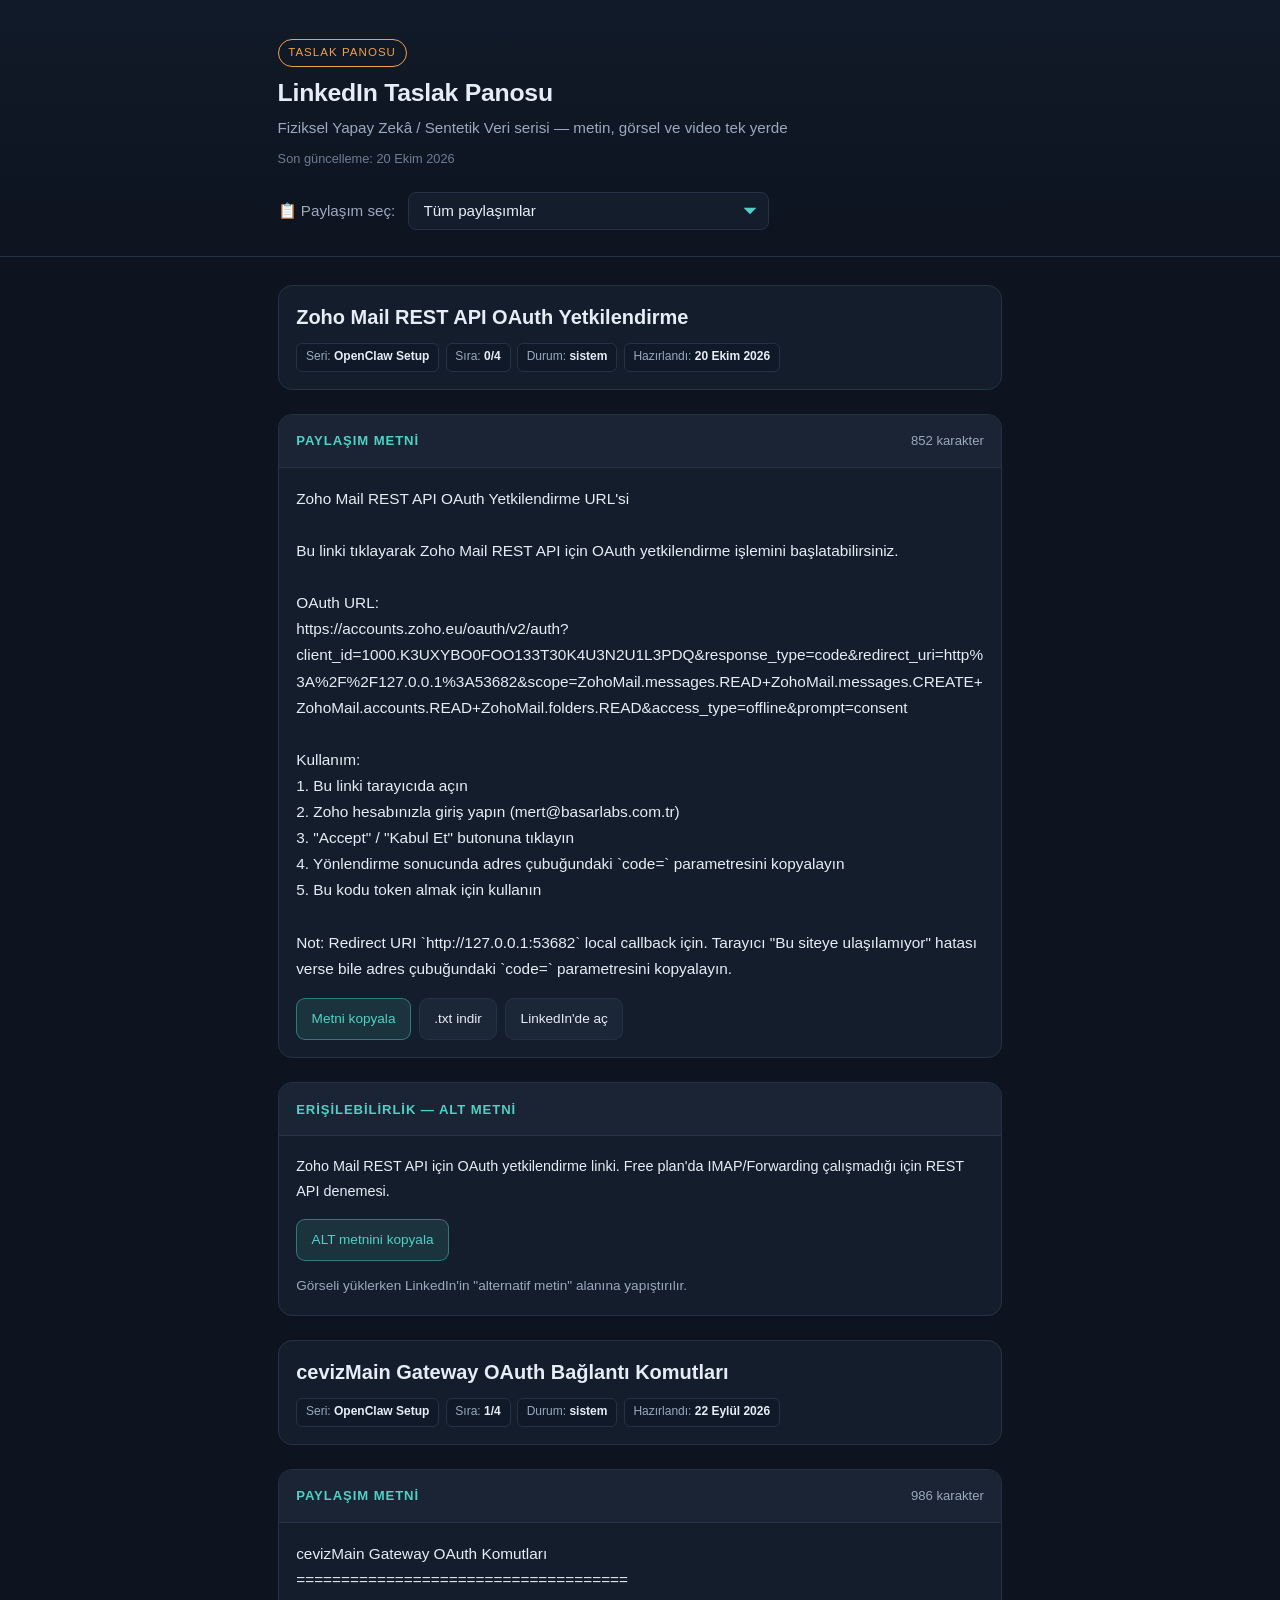
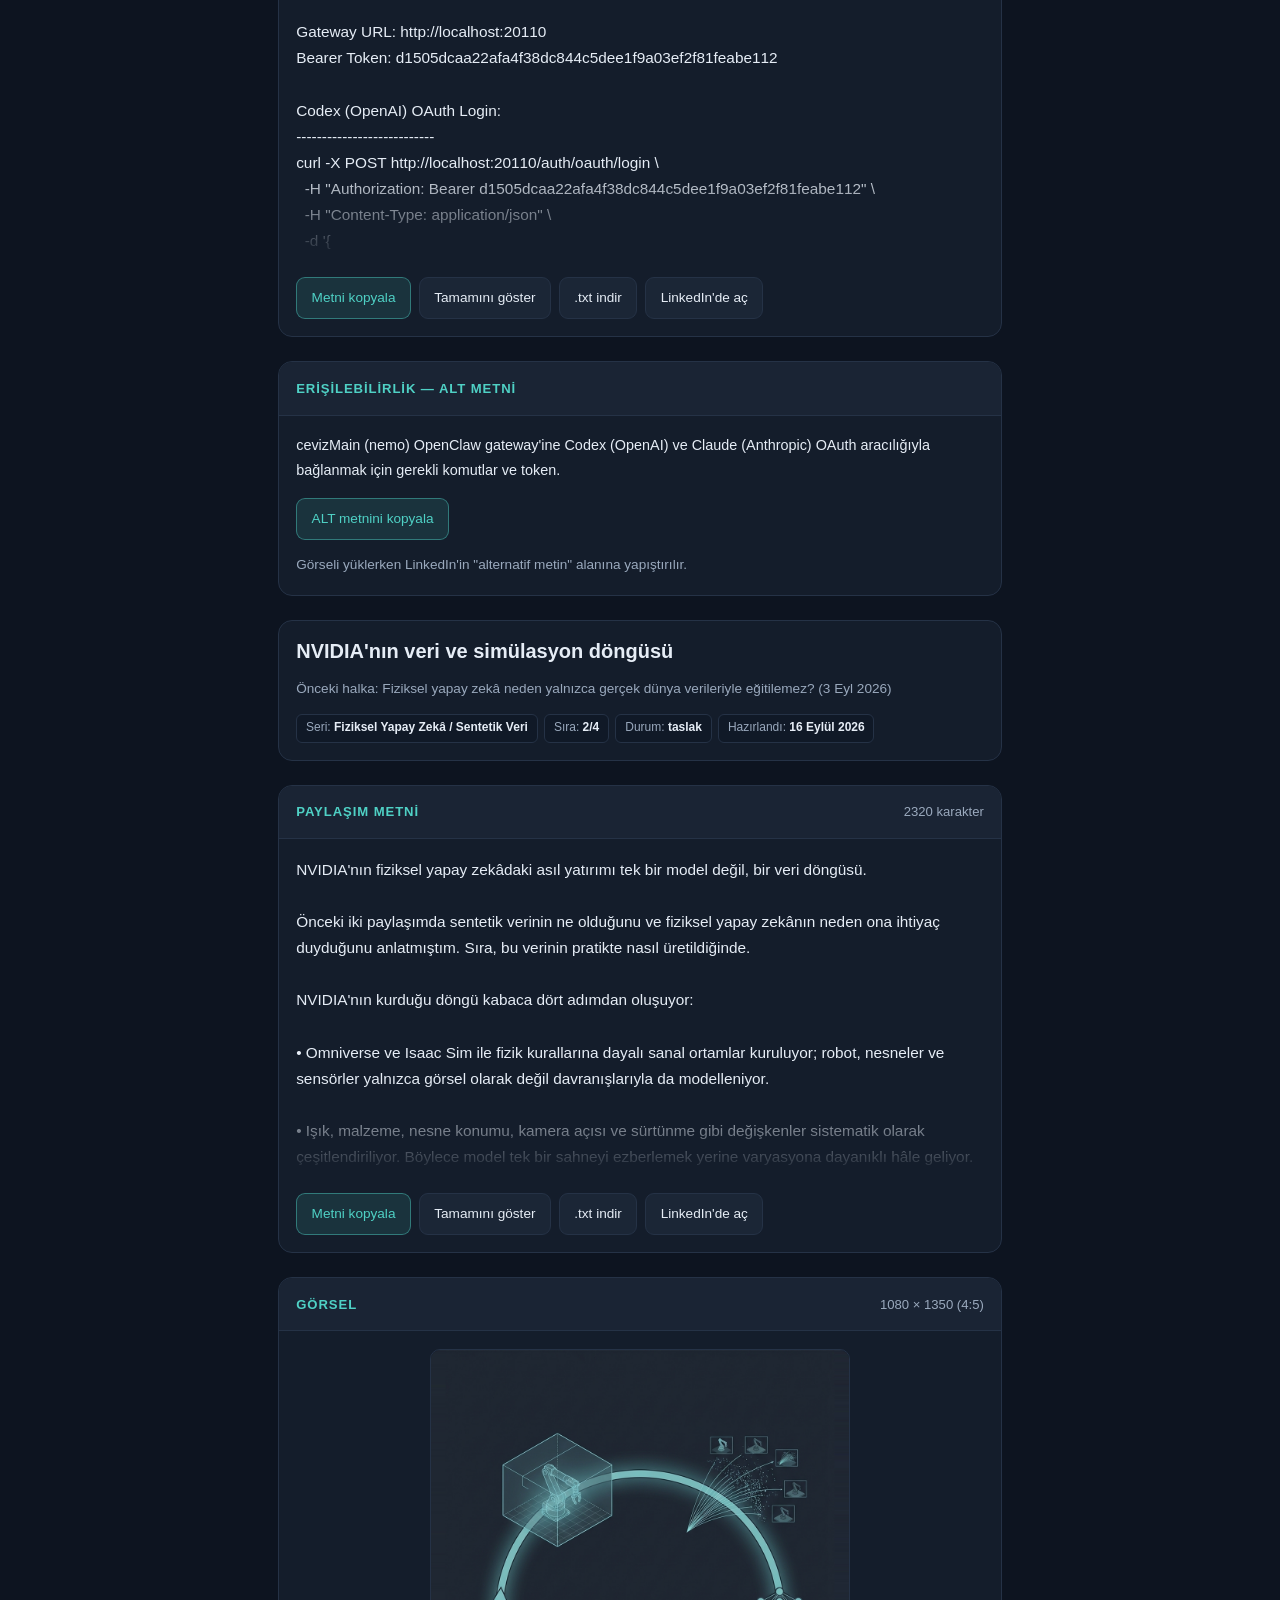
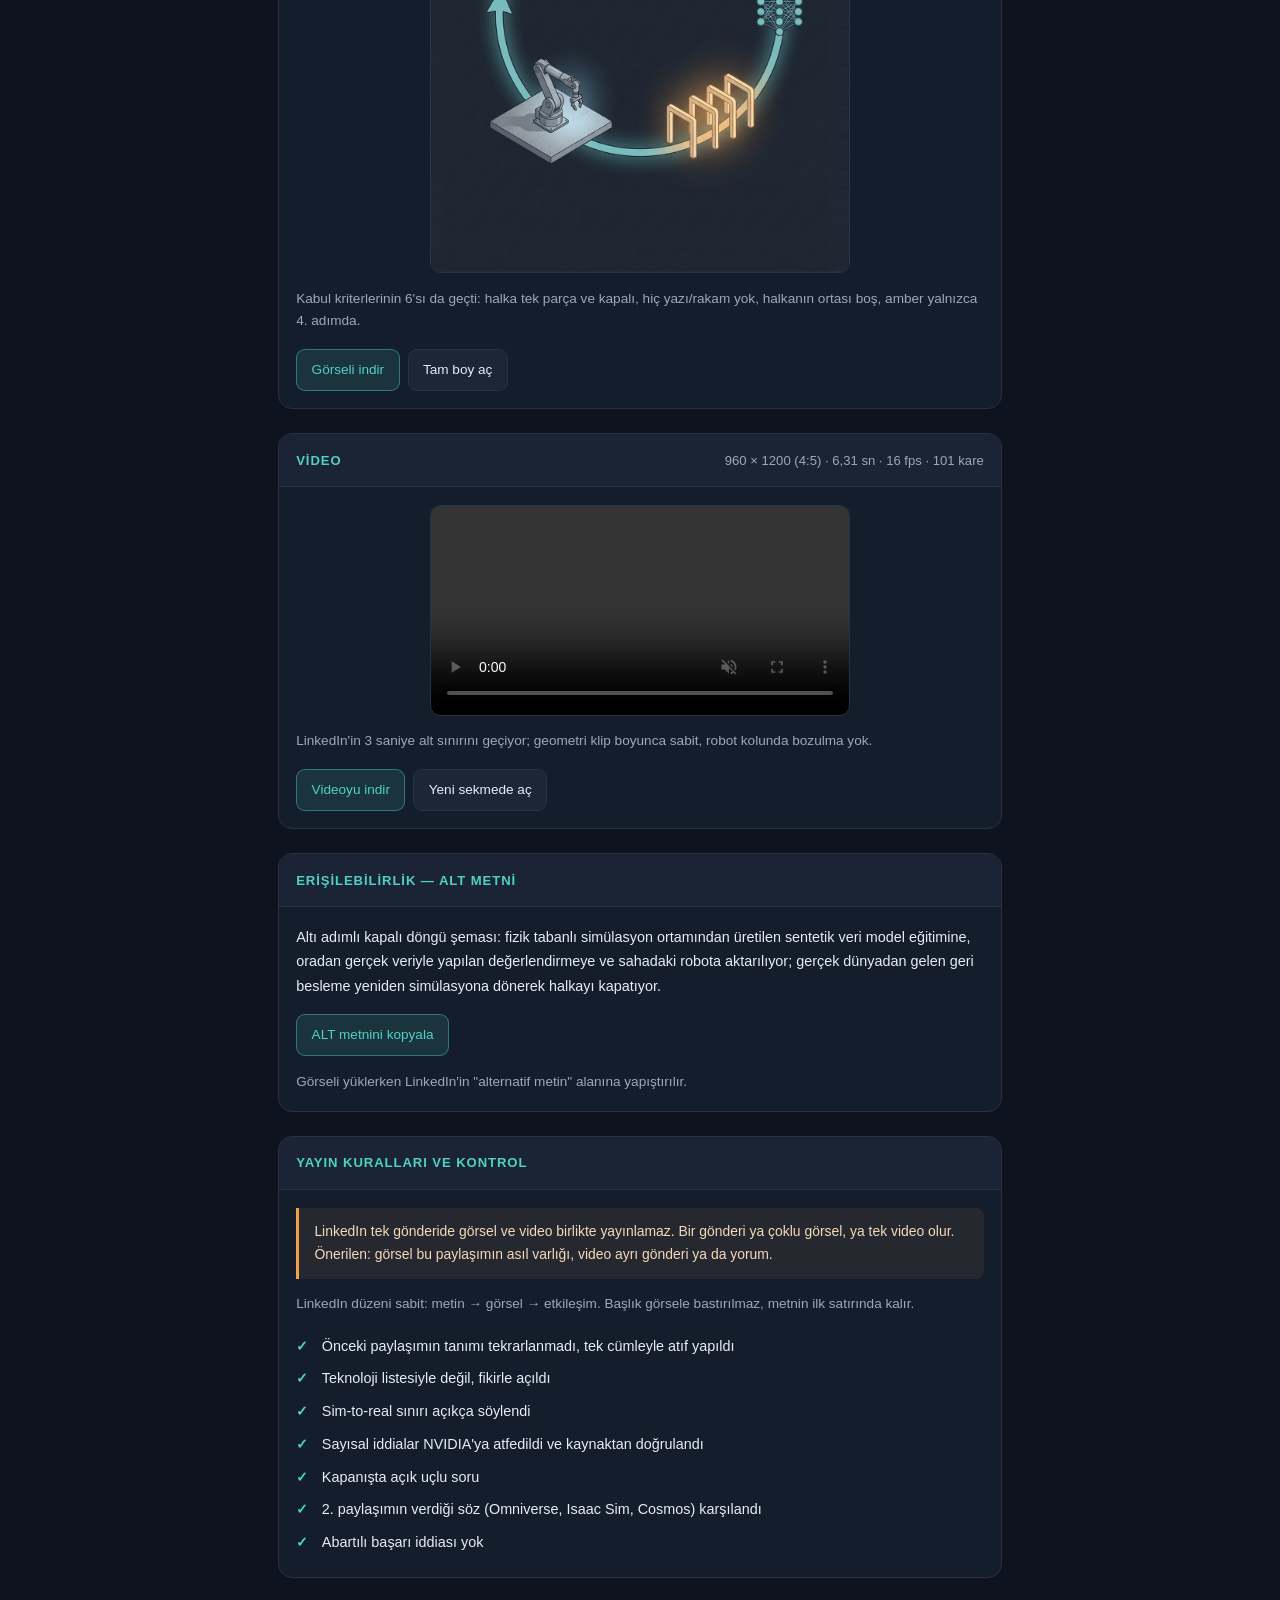
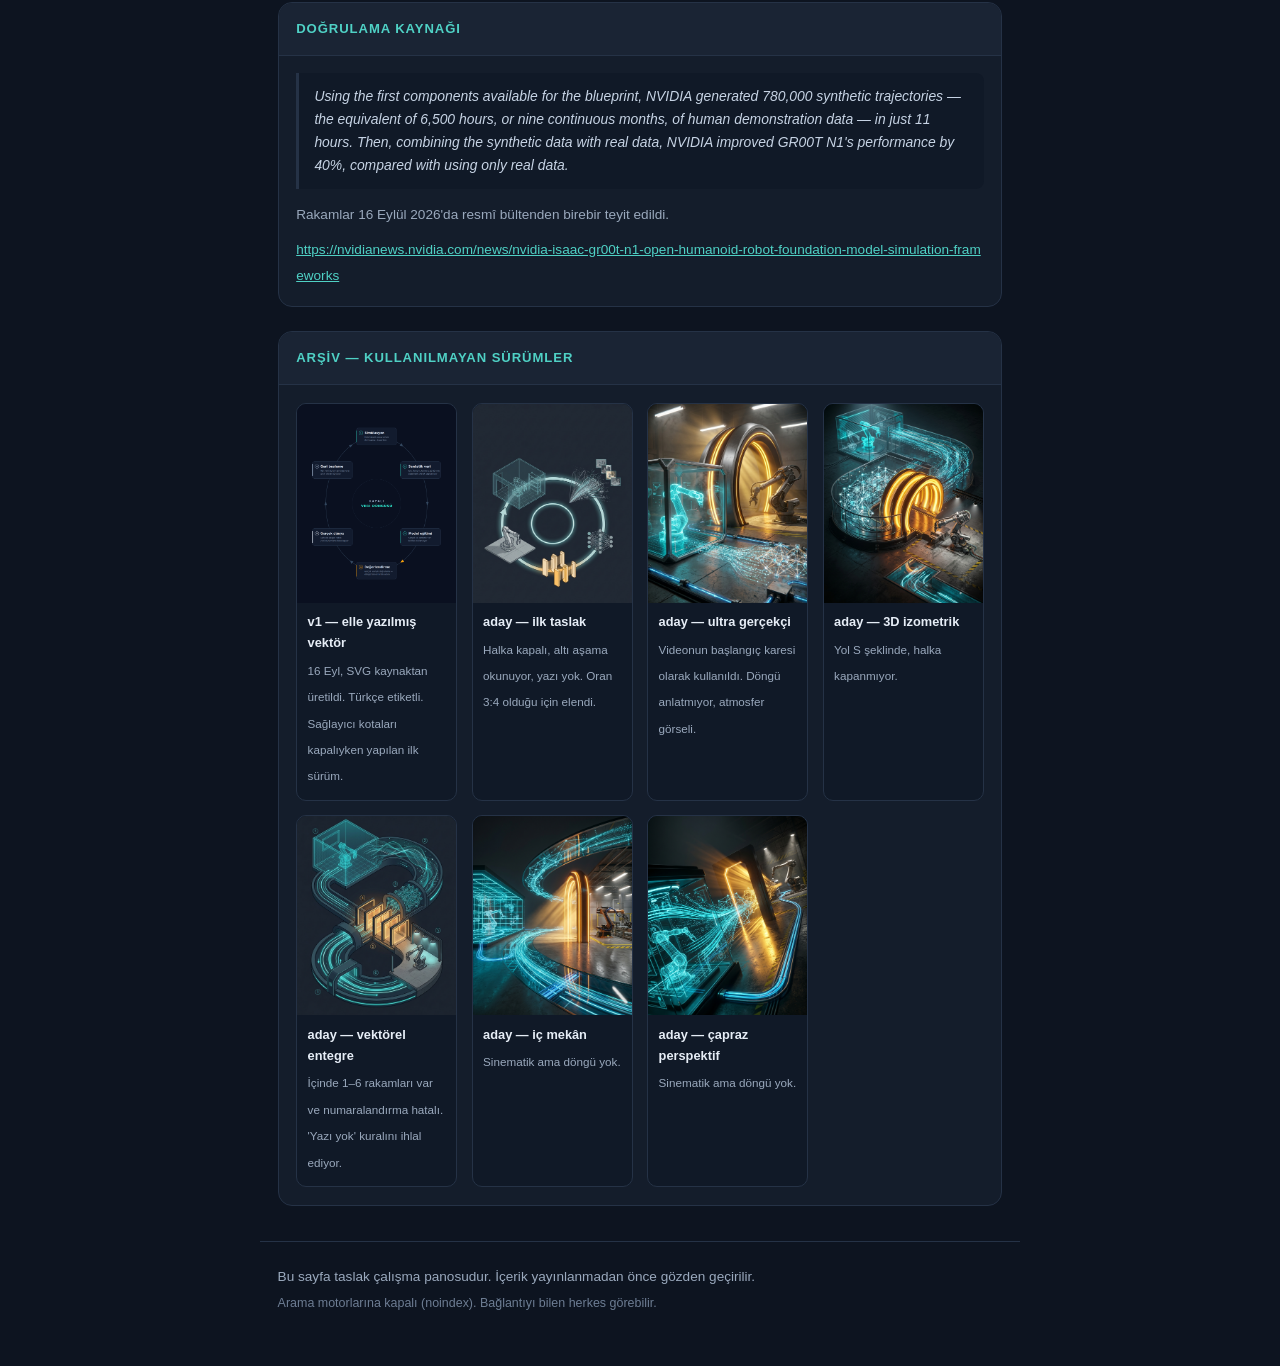
<file: index.html>
<!doctype html>
<html lang="tr">
<head>
<meta charset="utf-8">
<meta name="viewport" content="width=device-width, initial-scale=1">
<meta name="robots" content="noindex, nofollow, noarchive, noimageindex">
<meta name="referrer" content="no-referrer">
<meta name="color-scheme" content="dark">
<title>LinkedIn Taslak Panosu</title>
<link rel="stylesheet" href="varliklar/stil.css">
<link rel="icon" href="data:image/svg+xml,<svg xmlns='http://www.w3.org/2000/svg' viewBox='0 0 32 32'><circle cx='16' cy='16' r='11' fill='none' stroke='%234fd1c5' stroke-width='3'/><circle cx='16' cy='5' r='3.5' fill='%23f0a04b'/></svg>">
</head>
<body>

<header class="ust">
  <div class="sar">
    <p class="rozet" id="ustRozet">taslak panosu</p>
    <h1 id="siteBaslik">LinkedIn Taslak Panosu</h1>
    <p class="altbaslik" id="siteAltBaslik"></p>
    <p class="zaman" id="siteGuncelleme"></p>
    <div class="filtre">
      <label for="filtreSelect">📋 Paylaşım seç:</label>
      <select id="filtreSelect" onchange="filtreUygula()">
        <option value="">Tüm paylaşımlar</option>
      </select>
    </div>
  </div>
</header>

<main class="sar" id="icerik">
  <p class="yukleniyor">Yükleniyor…</p>
</main>

<footer class="sar dip">
  <p>Bu sayfa taslak çalışma panosudur. İçerik yayınlanmadan önce gözden geçirilir.</p>
  <p class="kucuk">Arama motorlarına kapalı (noindex). Bağlantıyı bilen herkes görebilir.</p>
</footer>

<div class="bildirim" id="bildirim" role="status" aria-live="polite"></div>

<script src="varliklar/uygulama.js"></script>
</body>
</html>
</file>
<file: varliklar/stil.css>
:root {
  --zemin: #0d1420;
  --kart: #141d2b;
  --kart-ust: #1a2434;
  --kenar: #253246;
  --yazi: #e6edf6;
  --soluk: #9aa9bd;
  --teal: #4fd1c5;
  --amber: #f0a04b;
  --olcu: min(760px, 100%);
}

* { box-sizing: border-box; }

html { -webkit-text-size-adjust: 100%; }

body {
  margin: 0;
  background: var(--zemin);
  color: var(--yazi);
  font: 16px/1.65 -apple-system, BlinkMacSystemFont, "Segoe UI", Roboto, "Helvetica Neue", Arial, sans-serif;
  padding-bottom: 3rem;
}

.sar {
  width: var(--olcu);
  margin: 0 auto;
  padding: 0 1.1rem;
}

/* ---------- üst ---------- */

.ust {
  padding: 2.4rem 0 1.6rem;
  border-bottom: 1px solid var(--kenar);
  background: linear-gradient(180deg, #111a28 0%, var(--zemin) 100%);
  margin-bottom: 1.8rem;
}

.rozet {
  display: inline-block;
  margin: 0 0 .7rem;
  padding: .2rem .6rem;
  border: 1px solid var(--amber);
  border-radius: 99px;
  color: var(--amber);
  font-size: .72rem;
  letter-spacing: .09em;
  text-transform: uppercase;
}

h1 {
  margin: 0 0 .4rem;
  font-size: 1.55rem;
  line-height: 1.25;
  letter-spacing: -.01em;
}

.altbaslik { margin: 0; color: var(--soluk); font-size: .95rem; }
.zaman { margin: .5rem 0 0; color: #6d7d93; font-size: .8rem; }

.filtre {
  margin-top: 1.4rem;
  display: flex;
  flex-wrap: wrap;
  align-items: center;
  gap: .8rem;
}

.filtre label {
  font-size: .95rem;
  color: var(--soluk);
  font-weight: 500;
}

.filtre select {
  appearance: none;
  background: var(--kart);
  color: var(--yazi);
  border: 1px solid var(--kenar);
  border-radius: 8px;
  padding: .6rem .9rem;
  padding-right: 2.2rem;
  font-family: inherit;
  font-size: .95rem;
  cursor: pointer;
  background-image: url("data:image/svg+xml,%3Csvg xmlns='http://www.w3.org/2000/svg' viewBox='0 0 10 6'%3E%3Cpath fill='%234fd1c5' d='M1 1l4 4 4-4'/%3E%3C/svg%3E");
  background-repeat: no-repeat;
  background-position: right .6rem center;
  background-size: 1rem auto;
  transition: border-color .15s, background-color .15s;
}

.filtre select:hover {
  border-color: var(--teal);
}

.filtre select:focus {
  outline: none;
  border-color: var(--teal);
  background-color: #1a2636;
}

/* ---------- kart ---------- */

.kart {
  background: var(--kart);
  border: 1px solid var(--kenar);
  border-radius: 14px;
  margin-bottom: 1.5rem;
  overflow: hidden;
}

.kart > h2 {
  margin: 0;
  padding: .95rem 1.1rem;
  background: var(--kart-ust);
  border-bottom: 1px solid var(--kenar);
  font-size: .82rem;
  font-weight: 600;
  letter-spacing: .07em;
  text-transform: uppercase;
  color: var(--teal);
  display: flex;
  align-items: center;
  justify-content: space-between;
  gap: .8rem;
}

.kart .govde { padding: 1.1rem; }

/* ---------- başlık kartı ---------- */

.pbaslik { margin: 0 0 .35rem; font-size: 1.25rem; line-height: 1.3; }

.meta {
  display: flex;
  flex-wrap: wrap;
  gap: .4rem;
  margin: .8rem 0 0;
  padding: 0;
  list-style: none;
}

.meta li {
  font-size: .75rem;
  color: var(--soluk);
  background: #101927;
  border: 1px solid var(--kenar);
  border-radius: 6px;
  padding: .22rem .55rem;
}

.meta li b { color: var(--yazi); font-weight: 600; }

/* ---------- metin ---------- */

.metin {
  margin: 0;
  white-space: pre-wrap;
  word-wrap: break-word;
  font-size: .96rem;
  line-height: 1.7;
  font-family: inherit;
}

.metin.kisali {
  max-height: 20rem;
  overflow: hidden;
  -webkit-mask-image: linear-gradient(180deg, #000 70%, transparent 100%);
  mask-image: linear-gradient(180deg, #000 70%, transparent 100%);
}

/* ---------- butonlar ---------- */

.dugmeler {
  display: flex;
  flex-wrap: wrap;
  gap: .5rem;
  margin-top: 1rem;
}

.dugme {
  appearance: none;
  display: inline-flex;
  align-items: center;
  gap: .4rem;
  border: 1px solid var(--kenar);
  background: #1b2636;
  color: var(--yazi);
  font: inherit;
  font-size: .85rem;
  padding: .55rem .9rem;
  border-radius: 9px;
  cursor: pointer;
  text-decoration: none;
  transition: background .15s, border-color .15s;
}

.dugme:hover { background: #223043; border-color: #34455e; }
.dugme:active { transform: translateY(1px); }

.dugme.ana {
  background: rgba(79, 209, 197, .12);
  border-color: rgba(79, 209, 197, .45);
  color: var(--teal);
}
.dugme.ana:hover { background: rgba(79, 209, 197, .2); }

.dugme.tamam { border-color: var(--teal); color: var(--teal); }

/* ---------- medya ---------- */

.medya {
  display: block;
  width: 100%;
  max-width: 420px;
  margin: 0 auto;
  border-radius: 10px;
  border: 1px solid var(--kenar);
  background: #0a1019;
}

video.medya { max-width: 420px; }

.not {
  margin: .9rem 0 0;
  font-size: .85rem;
  color: var(--soluk);
}

/* ---------- uyarı ---------- */

.uyari {
  margin: 0;
  padding: .8rem .95rem;
  border-left: 3px solid var(--amber);
  background: rgba(240, 160, 75, .08);
  border-radius: 0 8px 8px 0;
  font-size: .87rem;
  color: #f4d9bb;
}

/* ---------- liste ---------- */

.kontrol { margin: 0; padding: 0; list-style: none; }

.kontrol li {
  position: relative;
  padding: .28rem 0 .28rem 1.6rem;
  font-size: .9rem;
}

.kontrol li::before {
  content: "✓";
  position: absolute;
  left: 0;
  color: var(--teal);
  font-weight: 700;
}

/* ---------- alıntı ---------- */

blockquote.alinti {
  margin: 0 0 .9rem;
  padding: .75rem .95rem;
  background: #101927;
  border-left: 3px solid var(--kenar);
  border-radius: 0 8px 8px 0;
  font-size: .87rem;
  color: #c6d3e4;
  font-style: italic;
}

a { color: var(--teal); }
a.kaynak { font-size: .85rem; word-break: break-all; }

/* ---------- arşiv ---------- */

.izgara {
  display: grid;
  grid-template-columns: repeat(auto-fill, minmax(150px, 1fr));
  gap: .9rem;
}

.izgara figure {
  margin: 0;
  background: #101927;
  border: 1px solid var(--kenar);
  border-radius: 10px;
  overflow: hidden;
}

.izgara img {
  display: block;
  width: 100%;
  aspect-ratio: 4 / 5;
  object-fit: cover;
  background: #0a1019;
}

.izgara figcaption { padding: .55rem .65rem .7rem; }
.izgara b { display: block; font-size: .8rem; margin-bottom: .2rem; }
.izgara span { font-size: .73rem; color: var(--soluk); line-height: 1.45; }

/* ---------- bildirim ---------- */

.bildirim {
  position: fixed;
  left: 50%;
  bottom: 1.2rem;
  transform: translate(-50%, 2rem);
  background: var(--teal);
  color: #06212b;
  font-size: .85rem;
  font-weight: 600;
  padding: .6rem 1.1rem;
  border-radius: 99px;
  opacity: 0;
  pointer-events: none;
  transition: opacity .2s, transform .2s;
  z-index: 9;
}

.bildirim.acik { opacity: 1; transform: translate(-50%, 0); }

/* ---------- dip ---------- */

.dip {
  margin-top: 2.2rem;
  padding-top: 1.2rem;
  border-top: 1px solid var(--kenar);
  color: var(--soluk);
  font-size: .85rem;
}

.dip p { margin: .3rem 0; }
.kucuk { font-size: .78rem; color: #6d7d93; }

.yukleniyor { color: var(--soluk); }

.hata {
  border-left: 3px solid #e06c75;
  background: rgba(224, 108, 117, .08);
  padding: .8rem .95rem;
  border-radius: 0 8px 8px 0;
}

/* ---------- küçük yardımcı sınıflar ---------- */

.h2yan {
  color: var(--soluk);
  font-weight: 400;
  text-transform: none;
  letter-spacing: normal;
  white-space: nowrap;
}

.metin.alt { font-size: .9rem; }
.not.sifirust { margin-top: 0; }
.kaynakSat { margin: .6rem 0 0; }
.kontrol { margin-top: .9rem; }
</file>
